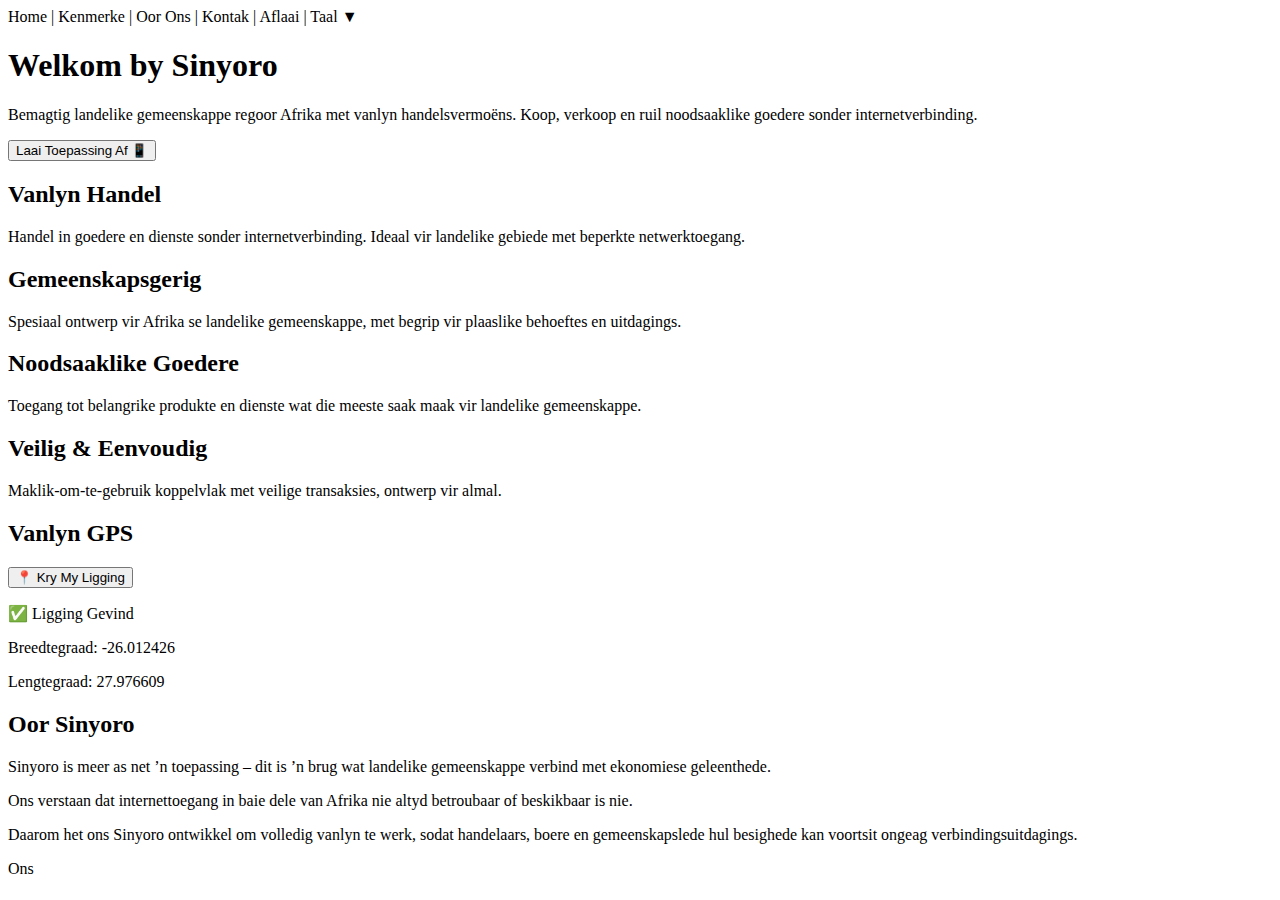
<file: index-af.html>
<!DOCTYPE html>
<html lang="af">
<head>
  <meta charset="UTF-8">
  <title>Sinyoro – Bemagtiging van Landelike Gemeenskappe</title>
</head>
<body>

<nav>
  Home | Kenmerke | Oor Ons | Kontak | Aflaai | Taal ▼
</nav>

<h1>Welkom by Sinyoro</h1>
<p>
Bemagtig landelike gemeenskappe regoor Afrika met vanlyn handelsvermoëns.
Koop, verkoop en ruil noodsaaklike goedere sonder internetverbinding.
</p>

<button>Laai Toepassing Af 📱</button>

<h2>Vanlyn Handel</h2>
<p>
Handel in goedere en dienste sonder internetverbinding.
Ideaal vir landelike gebiede met beperkte netwerktoegang.
</p>

<h2>Gemeenskapsgerig</h2>
<p>
Spesiaal ontwerp vir Afrika se landelike gemeenskappe,
met begrip vir plaaslike behoeftes en uitdagings.
</p>

<h2>Noodsaaklike Goedere</h2>
<p>
Toegang tot belangrike produkte en dienste
wat die meeste saak maak vir landelike gemeenskappe.
</p>

<h2>Veilig & Eenvoudig</h2>
<p>
Maklik-om-te-gebruik koppelvlak met veilige transaksies,
ontwerp vir almal.
</p>

<h2>Vanlyn GPS</h2>
<button>📍 Kry My Ligging</button>
<p>✅ Ligging Gevind</p>
<p>Breedtegraad: -26.012426</p>
<p>Lengtegraad: 27.976609</p>

<h2>Oor Sinyoro</h2>
<p>
Sinyoro is meer as net ’n toepassing – dit is ’n brug wat
landelike gemeenskappe verbind met ekonomiese geleenthede.
</p>

<p>
Ons verstaan dat internettoegang in baie dele van Afrika
nie altyd betroubaar of beskikbaar is nie.
</p>

<p>
Daarom het ons Sinyoro ontwikkel om volledig vanlyn te werk,
sodat handelaars, boere en gemeenskapslede hul besighede
kan voortsit ongeag verbindingsuitdagings.
</p>

<p>
Ons
</file>
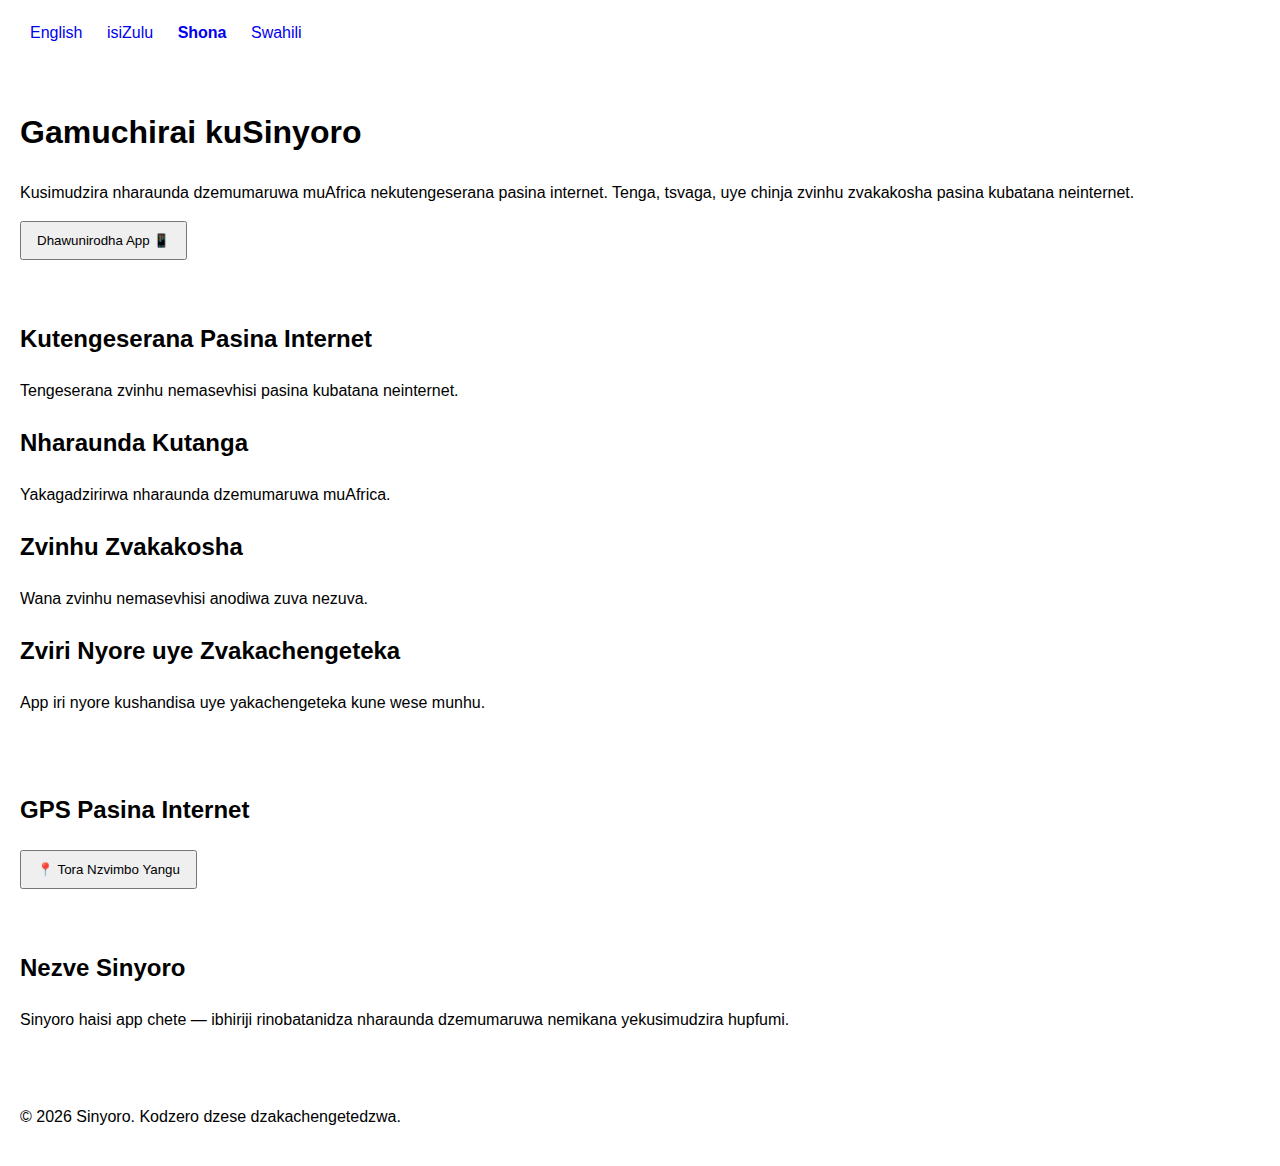
<file: index-sn.html>
<!DOCTYPE html>
<html lang="sn">
<head>
  <meta charset="UTF-8" />
  <meta name="viewport" content="width=device-width, initial-scale=1.0"/>
  <title>Sinyoro – Kutengeserana Pasina Internet</title>
  <style>
    body { font-family: Arial, sans-serif; margin: 0; padding: 0; line-height: 1.6; }
    header, section, footer { padding: 20px; }
    nav a { margin: 0 10px; text-decoration: none; }
    button { padding: 10px 15px; cursor: pointer; }
  </style>
</head>

<body>

<header>
  <nav>
    <a href="index.html">English</a>
    <a href="index-zu.html">isiZulu</a>
    <a href="index-sn.html"><strong>Shona</strong></a>
    <a href="index-sw.html">Swahili</a>
  </nav>
</header>

<section>
  <h1>Gamuchirai kuSinyoro</h1>
  <p>
    Kusimudzira nharaunda dzemumaruwa muAfrica nekutengeserana pasina internet.
    Tenga, tsvaga, uye chinja zvinhu zvakakosha pasina kubatana neinternet.
  </p>

  <button>Dhawunirodha App 📱</button>
</section>

<section>
  <h2>Kutengeserana Pasina Internet</h2>
  <p>Tengeserana zvinhu nemasevhisi pasina kubatana neinternet.</p>

  <h2>Nharaunda Kutanga</h2>
  <p>Yakagadzirirwa nharaunda dzemumaruwa muAfrica.</p>

  <h2>Zvinhu Zvakakosha</h2>
  <p>Wana zvinhu nemasevhisi anodiwa zuva nezuva.</p>

  <h2>Zviri Nyore uye Zvakachengeteka</h2>
  <p>App iri nyore kushandisa uye yakachengeteka kune wese munhu.</p>
</section>

<section>
  <h2>GPS Pasina Internet</h2>
  <button>📍 Tora Nzvimbo Yangu</button>
</section>

<section>
  <h2>Nezve Sinyoro</h2>
  <p>
    Sinyoro haisi app chete — ibhiriji rinobatanidza nharaunda
    dzemumaruwa nemikana yekusimudzira hupfumi.
  </p>
</section>

<footer>
  <p>© 2026 Sinyoro. Kodzero dzese dzakachengetedzwa.</p>
</footer>

</body>
</html>
</file>
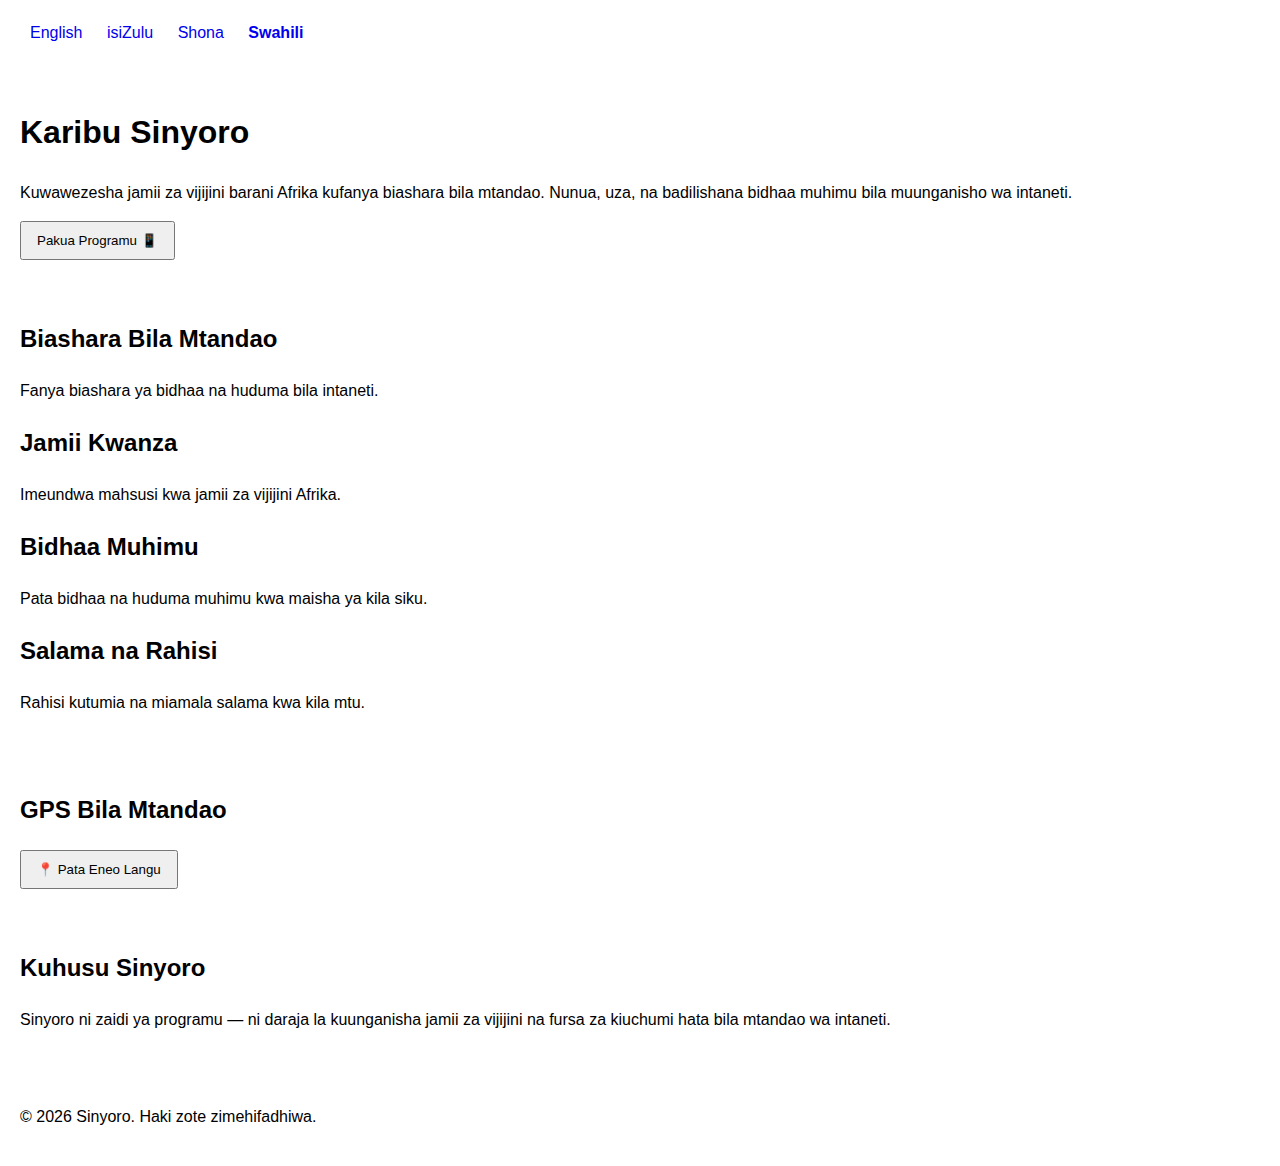
<file: index-sw.html>
<!DOCTYPE html>
<html lang="sw">
<head>
  <meta charset="UTF-8" />
  <meta name="viewport" content="width=device-width, initial-scale=1.0"/>
  <title>Sinyoro – Biashara Bila Mtandao</title>
  <style>
    body { font-family: Arial, sans-serif; margin: 0; padding: 0; line-height: 1.6; }
    header, section, footer { padding: 20px; }
    nav a { margin: 0 10px; text-decoration: none; }
    button { padding: 10px 15px; cursor: pointer; }
  </style>
</head>

<body>

<header>
  <nav>
    <a href="index.html">English</a>
    <a href="index-zu.html">isiZulu</a>
    <a href="index-sn.html">Shona</a>
    <a href="index-sw.html"><strong>Swahili</strong></a>
  </nav>
</header>

<section>
  <h1>Karibu Sinyoro</h1>
  <p>
    Kuwawezesha jamii za vijijini barani Afrika kufanya biashara bila mtandao.
    Nunua, uza, na badilishana bidhaa muhimu bila muunganisho wa intaneti.
  </p>

  <button>Pakua Programu 📱</button>
</section>

<section>
  <h2>Biashara Bila Mtandao</h2>
  <p>Fanya biashara ya bidhaa na huduma bila intaneti.</p>

  <h2>Jamii Kwanza</h2>
  <p>Imeundwa mahsusi kwa jamii za vijijini Afrika.</p>

  <h2>Bidhaa Muhimu</h2>
  <p>Pata bidhaa na huduma muhimu kwa maisha ya kila siku.</p>

  <h2>Salama na Rahisi</h2>
  <p>Rahisi kutumia na miamala salama kwa kila mtu.</p>
</section>

<section>
  <h2>GPS Bila Mtandao</h2>
  <button>📍 Pata Eneo Langu</button>
</section>

<section>
  <h2>Kuhusu Sinyoro</h2>
  <p>
    Sinyoro ni zaidi ya programu — ni daraja la kuunganisha jamii za vijijini
    na fursa za kiuchumi hata bila mtandao wa intaneti.
  </p>
</section>

<footer>
  <p>© 2026 Sinyoro. Haki zote zimehifadhiwa.</p>
</footer>

</body>
</html>
</file>
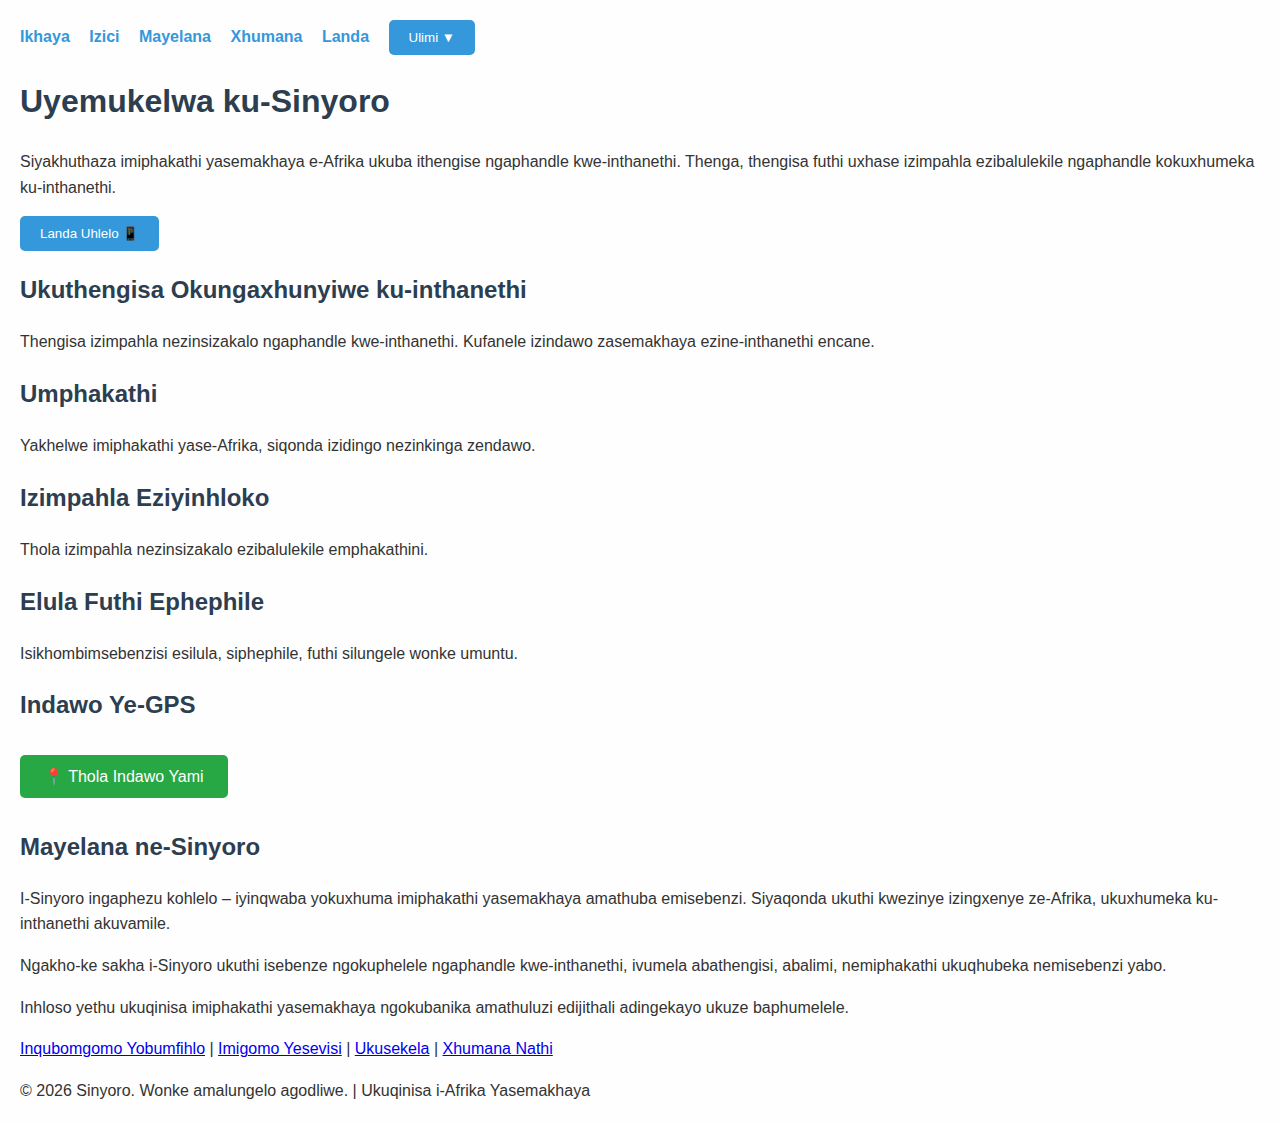
<file: index-zu.html>
<!DOCTYPE html>
<html lang="zu">
<head>
<meta charset="UTF-8">
<meta name="viewport" content="width=device-width, initial-scale=1.0">
<title>Sinyoro - Zulu</title>
<style>
body { font-family: Arial, sans-serif; line-height:1.6; margin:20px; background:#fefefe; color:#333; }
h1,h2 { color:#2c3e50; }
nav a { margin-right:15px; text-decoration:none; color:#3498db; font-weight:bold; }
nav a:hover { color:#2980b9; }
button, .dropdown button { background:#3498db; color:white; border:none; padding:10px 20px; cursor:pointer; border-radius:5px; }
button:hover, .dropdown button:hover { background:#2980b9; }
.dropdown { display:inline-block; position:relative; }
.dropdown-content { display:none; position:absolute; background:#f9f9f9; min-width:120px; box-shadow:0px 8px 16px 0 rgba(0,0,0,0.2); z-index:1; }
.dropdown-content a { display:block; padding:10px; color:#333; text-decoration:none; }
.dropdown-content a:hover { background:#ddd; }
.dropdown:hover .dropdown-content { display:block; }
</style>
</head>
<body>

<nav>
<a href="index-zu.html">Ikhaya</a>
<a href="index-zu.html#features">Izici</a>
<a href="index-zu.html#about">Mayelana</a>
<a href="index-zu.html#contact">Xhumana</a>
<a href="index-zu.html#download">Landa</a>

<div class="dropdown">
  <button>Ulimi ▼</button>
  <div class="dropdown-content">
    <a href="index.html">English</a>
    <a href="index-zu.html">Zulu</a>
    <a href="index-sn.html">Shona</a>
    <a href="index-sw.html">Swahili</a>
  </div>
</div>
</nav>

<h1>Uyemukelwa ku-Sinyoro</h1>
<p>Siyakhuthaza imiphakathi yasemakhaya e-Afrika ukuba ithengise ngaphandle kwe-inthanethi. Thenga, thengisa futhi uxhase izimpahla ezibalulekile ngaphandle kokuxhumeka ku-inthanethi.</p>

<button onclick="window.location.href='#'">Landa Uhlelo 📱</button>

<h2 id="features">Ukuthengisa Okungaxhunyiwe ku-inthanethi</h2>
<p>Thengisa izimpahla nezinsizakalo ngaphandle kwe-inthanethi. Kufanele izindawo zasemakhaya ezine-inthanethi encane.</p>

<h2>Umphakathi</h2>
<p>Yakhelwe imiphakathi yase-Afrika, siqonda izidingo nezinkinga zendawo.</p>

<h2>Izimpahla Eziyinhloko</h2>
<p>Thola izimpahla nezinsizakalo ezibalulekile emphakathini.</p>

<h2>Elula Futhi Ephephile</h2>
<p>Isikhombimsebenzisi esilula, siphephile, futhi silungele wonke umuntu.</p>

<h2>Indawo Ye-GPS</h2>
<button onclick="getGPSLocation()" style="background:#28a745;color:white;padding:12px 24px;border:none;border-radius:5px;cursor:pointer;font-size:16px;margin:10px 0;">
📍 Thola Indawo Yami
</button>

<div id="gps-result" style="margin-top:15px;padding:15px;background:#e3f2fd;border-radius:5px;display:none;"></div>

<h2 id="about">Mayelana ne-Sinyoro</h2>
<p>I-Sinyoro ingaphezu kohlelo – iyinqwaba yokuxhuma imiphakathi yasemakhaya amathuba emisebenzi. Siyaqonda ukuthi kwezinye izingxenye ze-Afrika, ukuxhumeka ku-inthanethi akuvamile.</p>
<p>Ngakho-ke sakha i-Sinyoro ukuthi isebenze ngokuphelele ngaphandle kwe-inthanethi, ivumela abathengisi, abalimi, nemiphakathi ukuqhubeka nemisebenzi yabo.</p>
<p>Inhloso yethu ukuqinisa imiphakathi yasemakhaya ngokubanika amathuluzi edijithali adingekayo ukuze baphumelele.</p>

<footer>
<p>
<a href="#">Inqubomgomo Yobumfihlo</a> |
<a href="#">Imigomo Yesevisi</a> |
<a href="#">Ukusekela</a> |
<a href="#">Xhumana Nathi</a>
</p>
<p>© 2026 Sinyoro. Wonke amalungelo agodliwe. | Ukuqinisa i-Afrika Yasemakhaya</p>
</footer>

<script>
function getGPSLocation() {
    const r = document.getElementById('gps-result');
    if (!navigator.geolocation) { r.innerHTML = '❌ I-Geolocation ayisekelwa kule divayisi.'; r.style.display='block'; return; }
    r.innerHTML = '⏳ Ukuthola indawo yakho...'; r.style.display='block';
    navigator.geolocation.getCurrentPosition(
        function(p){ r.innerHTML='<strong>✅ Indawo Itholakele</strong><br>Ububanzi: '+p.coords.latitude.toFixed(6)+'<br>Ubude: '+p.coords.longitude.toFixed(6); },
        function(e){ let msg='Iphutha elingaziwa'; if(e.code===1) msg='Ukuphikiswa kwemvume'; if(e.code===2) msg='Indawo ayitholakali'; if(e.code===3) msg='Isikhathi sokucela sifezekile'; r.innerHTML='❌ I-GPS Iphutha: '+msg; }
    );
}
</script>

</body>
</html>
</file>
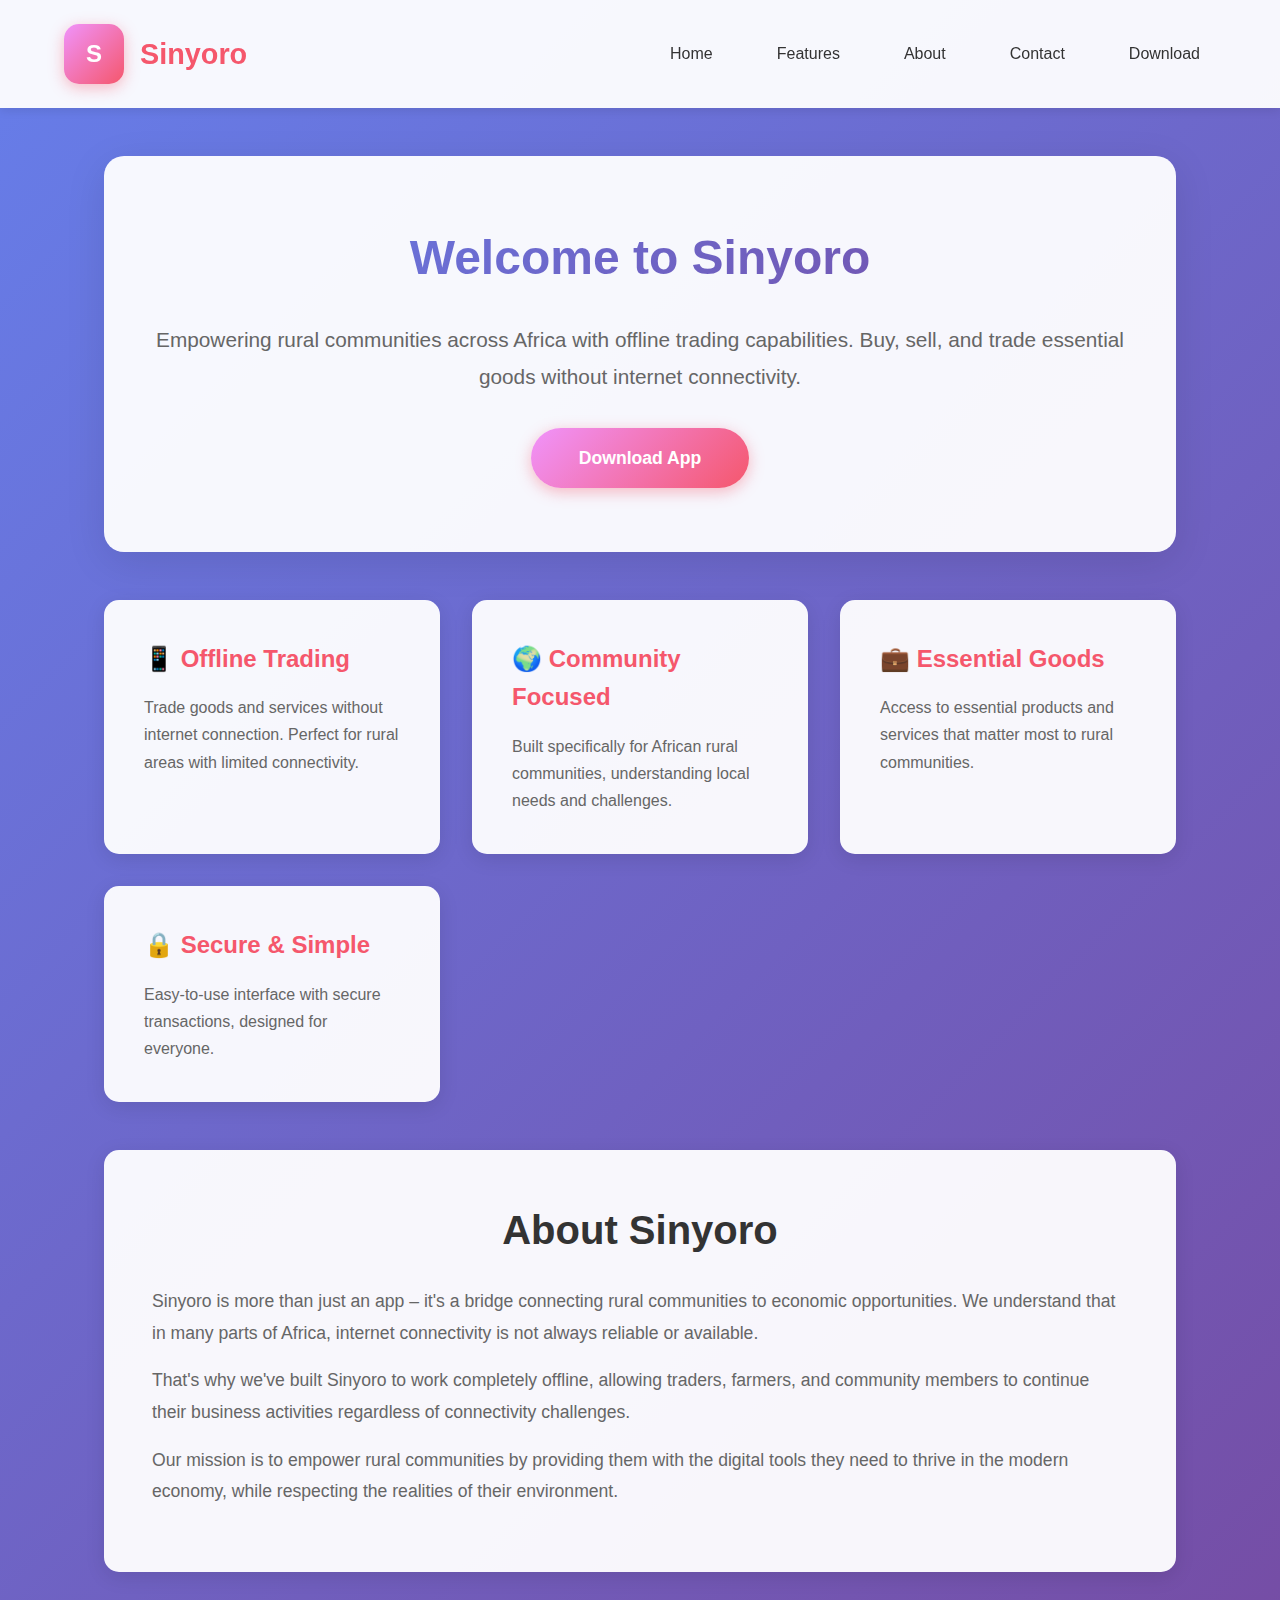
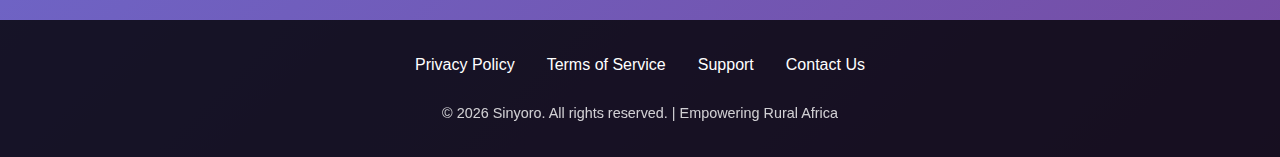
<file: sinyoro-homepage.html>
<!DOCTYPE html>
<html lang="en">
<head>
    <meta charset="UTF-8">
    <meta name="viewport" content="width=device-width, initial-scale=1.0">
    <title>Sinyoro - Offline Rural Trading App for Africa</title>
    <style>
        * {
            margin: 0;
            padding: 0;
            box-sizing: border-box;
        }

        body {
            font-family: 'Segoe UI', Tahoma, Geneva, Verdana, sans-serif;
            background: linear-gradient(135deg, #667eea 0%, #764ba2 100%);
            color: #333;
            line-height: 1.6;
        }

        /* Header with Logo */
        header {
            background: rgba(255, 255, 255, 0.95);
            padding: 1.5rem 5%;
            box-shadow: 0 2px 10px rgba(0, 0, 0, 0.1);
            position: sticky;
            top: 0;
            z-index: 1000;
        }

        .header-content {
            max-width: 1200px;
            margin: 0 auto;
            display: flex;
            justify-content: space-between;
            align-items: center;
            flex-wrap: wrap;
        }

        .logo-section {
            display: flex;
            align-items: center;
            gap: 1rem;
        }

        .logo {
            width: 60px;
            height: 60px;
            background: linear-gradient(135deg, #f093fb 0%, #f5576c 100%);
            border-radius: 15px;
            display: flex;
            align-items: center;
            justify-content: center;
            font-size: 1.5rem;
            font-weight: bold;
            color: white;
            box-shadow: 0 4px 15px rgba(245, 87, 108, 0.4);
        }

        .logo-text {
            font-size: 1.8rem;
            font-weight: bold;
            color: #f5576c;
        }

        /* Navigation Menu */
        nav {
            display: flex;
            gap: 2rem;
        }

        nav a {
            text-decoration: none;
            color: #333;
            font-weight: 500;
            padding: 0.5rem 1rem;
            border-radius: 8px;
            transition: all 0.3s ease;
            position: relative;
        }

        nav a:hover {
            background: linear-gradient(135deg, #f093fb 0%, #f5576c 100%);
            color: white;
            transform: translateY(-2px);
            box-shadow: 0 4px 10px rgba(245, 87, 108, 0.3);
        }

        nav a::after {
            content: '';
            position: absolute;
            bottom: 0;
            left: 50%;
            width: 0;
            height: 2px;
            background: #f5576c;
            transition: all 0.3s ease;
            transform: translateX(-50%);
        }

        nav a:hover::after {
            width: 80%;
        }

        /* Main Content */
        main {
            max-width: 1200px;
            margin: 3rem auto;
            padding: 0 5%;
        }

        /* Hero Section */
        .hero {
            text-align: center;
            padding: 4rem 2rem;
            background: rgba(255, 255, 255, 0.95);
            border-radius: 20px;
            box-shadow: 0 10px 40px rgba(0, 0, 0, 0.1);
            margin-bottom: 3rem;
        }

        .hero h1 {
            font-size: 3rem;
            color: #333;
            margin-bottom: 1.5rem;
            background: linear-gradient(135deg, #667eea 0%, #764ba2 100%);
            -webkit-background-clip: text;
            -webkit-text-fill-color: transparent;
            background-clip: text;
        }

        .hero p {
            font-size: 1.3rem;
            color: #666;
            margin-bottom: 2rem;
            line-height: 1.8;
        }

        .cta-button {
            display: inline-block;
            padding: 1rem 3rem;
            background: linear-gradient(135deg, #f093fb 0%, #f5576c 100%);
            color: white;
            text-decoration: none;
            border-radius: 50px;
            font-size: 1.1rem;
            font-weight: 600;
            transition: all 0.3s ease;
            box-shadow: 0 4px 15px rgba(245, 87, 108, 0.4);
        }

        .cta-button:hover {
            transform: translateY(-3px);
            box-shadow: 0 6px 25px rgba(245, 87, 108, 0.6);
        }

        /* Features Section */
        .features {
            display: grid;
            grid-template-columns: repeat(auto-fit, minmax(280px, 1fr));
            gap: 2rem;
            margin-bottom: 3rem;
        }

        .feature-card {
            background: rgba(255, 255, 255, 0.95);
            padding: 2.5rem;
            border-radius: 15px;
            box-shadow: 0 5px 20px rgba(0, 0, 0, 0.1);
            transition: all 0.3s ease;
        }

        .feature-card:hover {
            transform: translateY(-10px);
            box-shadow: 0 10px 30px rgba(0, 0, 0, 0.15);
        }

        .feature-card h3 {
            font-size: 1.5rem;
            color: #f5576c;
            margin-bottom: 1rem;
        }

        .feature-card p {
            color: #666;
            line-height: 1.7;
        }

        /* About Section */
        .about {
            background: rgba(255, 255, 255, 0.95);
            padding: 3rem;
            border-radius: 15px;
            box-shadow: 0 5px 20px rgba(0, 0, 0, 0.1);
            margin-bottom: 3rem;
        }

        .about h2 {
            font-size: 2.5rem;
            color: #333;
            margin-bottom: 1.5rem;
            text-align: center;
        }

        .about p {
            font-size: 1.1rem;
            color: #666;
            line-height: 1.8;
            margin-bottom: 1rem;
        }

        /* Footer */
        footer {
            background: rgba(0, 0, 0, 0.8);
            color: white;
            text-align: center;
            padding: 2rem 5%;
            margin-top: 3rem;
        }

        .footer-content {
            max-width: 1200px;
            margin: 0 auto;
        }

        .footer-links {
            display: flex;
            justify-content: center;
            gap: 2rem;
            margin-bottom: 1.5rem;
            flex-wrap: wrap;
        }

        .footer-links a {
            color: white;
            text-decoration: none;
            transition: color 0.3s ease;
        }

        .footer-links a:hover {
            color: #f5576c;
        }

        .copyright {
            font-size: 0.9rem;
            opacity: 0.8;
            margin-top: 1rem;
        }

        /* Responsive Design */
        @media (max-width: 768px) {
            .header-content {
                flex-direction: column;
                gap: 1rem;
            }

            nav {
                flex-wrap: wrap;
                justify-content: center;
                gap: 1rem;
            }

            .hero h1 {
                font-size: 2rem;
            }

            .hero p {
                font-size: 1.1rem;
            }

            .features {
                grid-template-columns: 1fr;
            }

            .about h2 {
                font-size: 2rem;
            }

            .footer-links {
                flex-direction: column;
                gap: 1rem;
            }
        }

        @media (max-width: 480px) {
            .logo {
                width: 50px;
                height: 50px;
                font-size: 1.2rem;
            }

            .logo-text {
                font-size: 1.5rem;
            }

            .hero {
                padding: 2rem 1rem;
            }

            .hero h1 {
                font-size: 1.8rem;
            }

            nav a {
                padding: 0.4rem 0.8rem;
                font-size: 0.9rem;
            }

            .cta-button {
                padding: 0.8rem 2rem;
                font-size: 1rem;
            }
        }
    </style>
</head>
<body>
    <!-- Header with Logo and Navigation -->
    <header>
        <div class="header-content">
            <div class="logo-section">
                <div class="logo">S</div>
                <div class="logo-text">Sinyoro</div>
            </div>
            <nav>
                <a href="#home">Home</a>
                <a href="#features">Features</a>
                <a href="#about">About</a>
                <a href="#contact">Contact</a>
                <a href="#download">Download</a>
            </nav>
        </div>
    </header>

    <!-- Main Content -->
    <main>
        <!-- Hero Section -->
        <section class="hero" id="home">
            <h1>Welcome to Sinyoro</h1>
            <p>Empowering rural communities across Africa with offline trading capabilities. Buy, sell, and trade essential goods without internet connectivity.</p>
            <a href="#download" class="cta-button">Download App</a>
        </section>

        <!-- Features Section -->
        <section class="features" id="features">
            <div class="feature-card">
                <h3>📱 Offline Trading</h3>
                <p>Trade goods and services without internet connection. Perfect for rural areas with limited connectivity.</p>
            </div>
            <div class="feature-card">
                <h3>🌍 Community Focused</h3>
                <p>Built specifically for African rural communities, understanding local needs and challenges.</p>
            </div>
            <div class="feature-card">
                <h3>💼 Essential Goods</h3>
                <p>Access to essential products and services that matter most to rural communities.</p>
            </div>
            <div class="feature-card">
                <h3>🔒 Secure & Simple</h3>
                <p>Easy-to-use interface with secure transactions, designed for everyone.</p>
            </div>
        </section>

        <!-- About Section -->
        <section class="about" id="about">
            <h2>About Sinyoro</h2>
            <p>Sinyoro is more than just an app – it's a bridge connecting rural communities to economic opportunities. We understand that in many parts of Africa, internet connectivity is not always reliable or available.</p>
            <p>That's why we've built Sinyoro to work completely offline, allowing traders, farmers, and community members to continue their business activities regardless of connectivity challenges.</p>
            <p>Our mission is to empower rural communities by providing them with the digital tools they need to thrive in the modern economy, while respecting the realities of their environment.</p>
        </section>
    </main>

    <!-- Footer -->
    <footer>
        <div class="footer-content">
            <div class="footer-links">
                <a href="#privacy">Privacy Policy</a>
                <a href="#terms">Terms of Service</a>
                <a href="#support">Support</a>
                <a href="#contact">Contact Us</a>
            </div>
            <div class="copyright">
                <p>&copy; 2026 Sinyoro. All rights reserved. | Empowering Rural Africa</p>
            </div>
        </div>
    </footer>
</body>
</html>
</file>
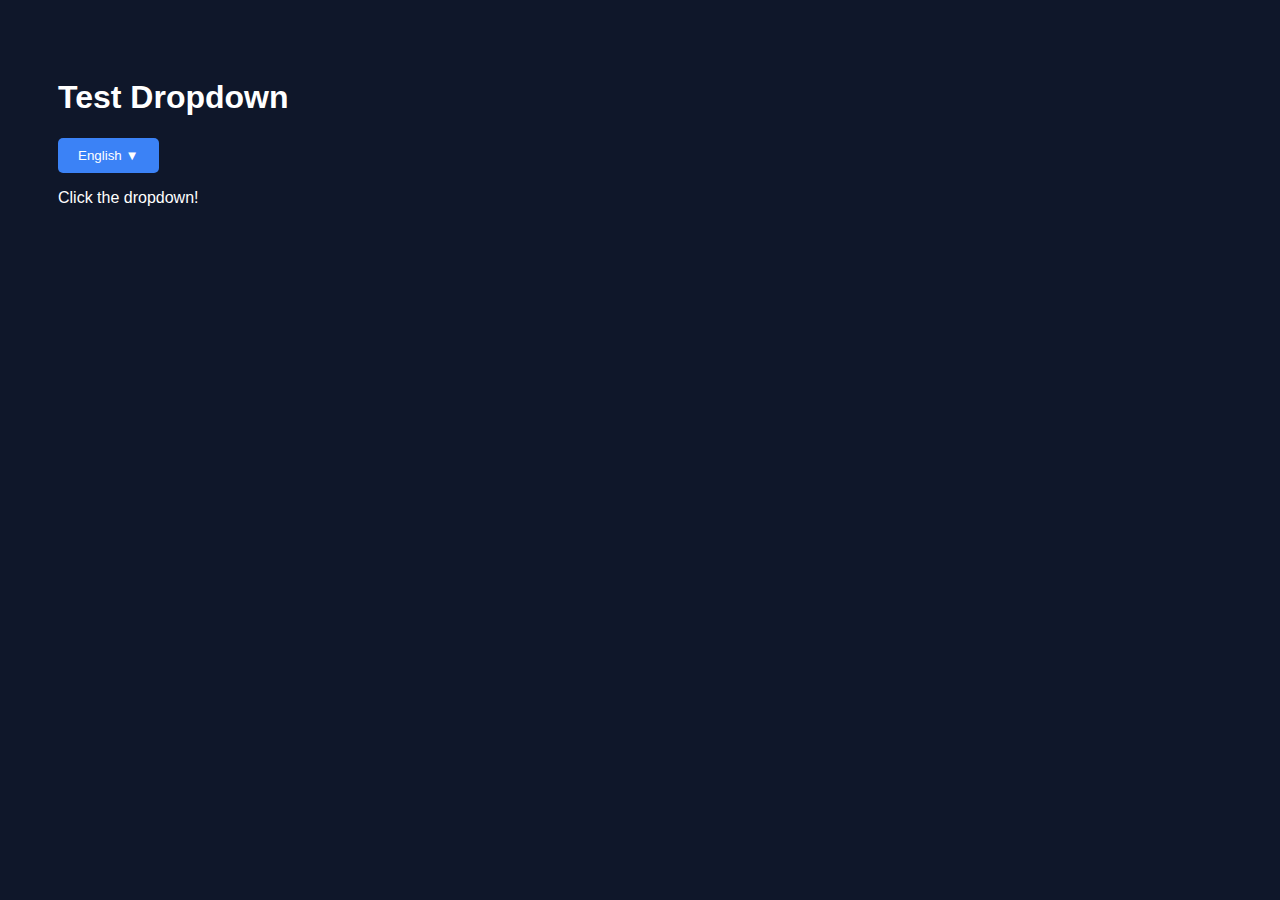
<file: test.html>
<!DOCTYPE html>
<html>
<head>
<meta charset="UTF-8">
<title>Sinyoro Test</title>
<style>
body { font-family: Arial; background: #0f172a; color: white; padding: 50px; }
.dropdown { position: relative; display: inline-block; }
.dropbtn { background: #3b82f6; color: white; padding: 10px 20px; border: none; cursor: pointer; border-radius: 5px; }
.dropdown-content { display: none; position: absolute; background: white; min-width: 160px; box-shadow: 0px 8px 16px rgba(0,0,0,0.2); z-index: 1; border-radius: 5px; margin-top: 5px; }
.dropdown-content a { color: black; padding: 12px 16px; text-decoration: none; display: block; cursor: pointer; }
.dropdown-content a:hover { background: #f1f1f1; }
.show { display: block; }
</style>
</head>
<body>

<h1>Test Dropdown</h1>

<div class="dropdown">
  <button onclick="toggleDropdown()" class="dropbtn">English ▼</button>
  <div id="myDropdown" class="dropdown-content">
    <a onclick="selectLang('English')">🇬🇧 English</a>
    <a onclick="selectLang('Kiswahili')">🇰🇪 Kiswahili</a>
    <a onclick="selectLang('isiZulu')">🇿🇦 isiZulu</a>
  </div>
</div>

<p id="result">Click the dropdown!</p>

<script>
function toggleDropdown() {
  document.getElementById("myDropdown").classList.toggle("show");
  console.log("Dropdown clicked!");
}

function selectLang(lang) {
  document.querySelector(".dropbtn").textContent = lang + " ▼";
  document.getElementById("myDropdown").classList.remove("show");
  document.getElementById("result").textContent = "You selected: " + lang;
  console.log("Selected: " + lang);
}

// Close when clicking outside
window.onclick = function(event) {
  if (!event.target.matches('.dropbtn')) {
    var dropdowns = document.getElementsByClassName("dropdown-content");
    for (var i = 0; i < dropdowns.length; i++) {
      var openDropdown = dropdowns[i];
      if (openDropdown.classList.contains('show')) {
        openDropdown.classList.remove('show');
      }
    }
  }
}
</script>

</body>
</html>
</file>
